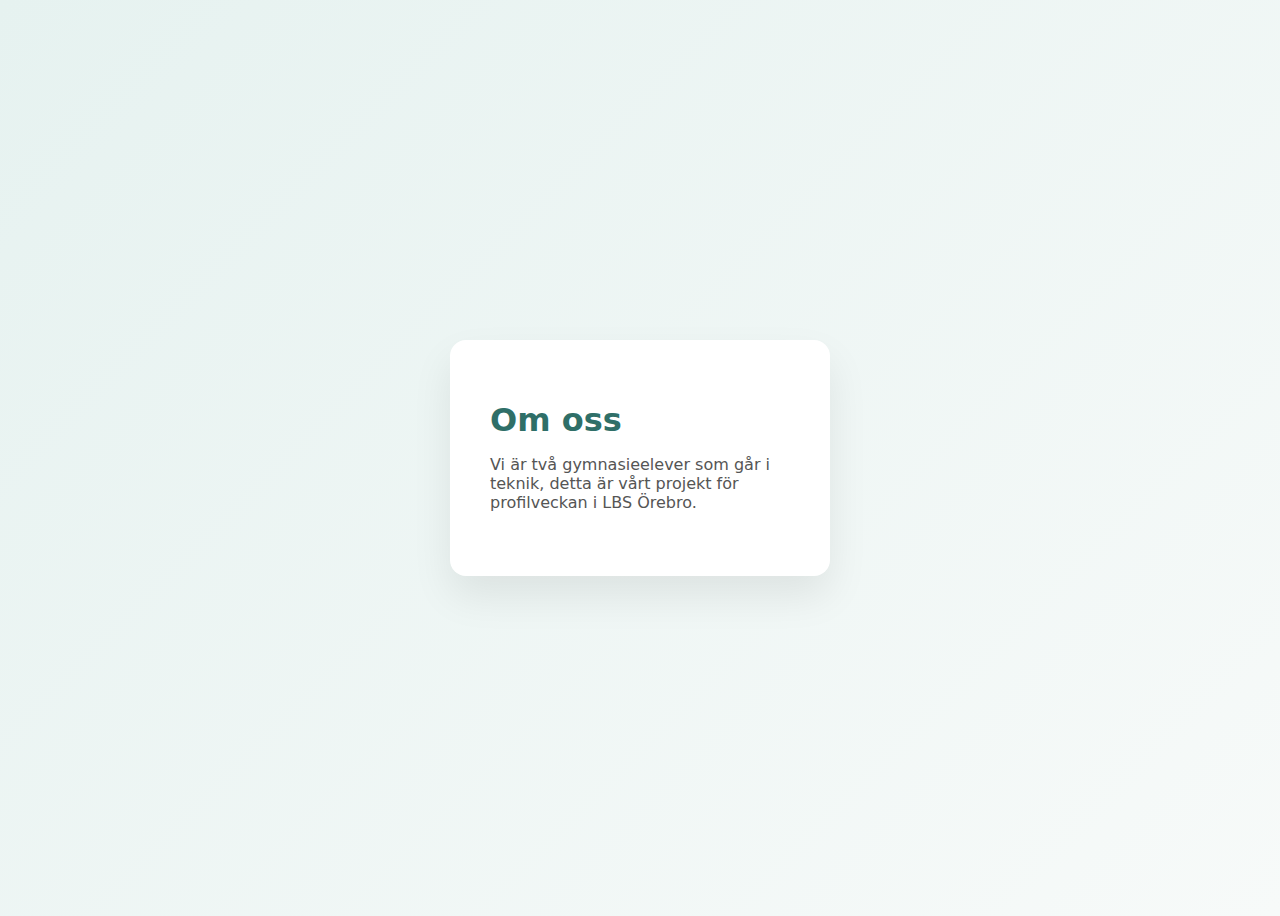
<file: menu.html>
<html>
    <head>
        <link rel="stylesheet" type="text/css" href="mincss.css">
        <meta charset="UTF-8">
		<title>Smart Studiecoach - Lär dig känna oss!</title>
    </head>
    <body>
    <div class="omoss-container">
        <h1>Om oss</h1>
    <p class="subtitle">Vi är två gymnasieelever som går i teknik, detta är vårt projekt för profilveckan i LBS Örebro.</p>
</div>
    </body>
</file>
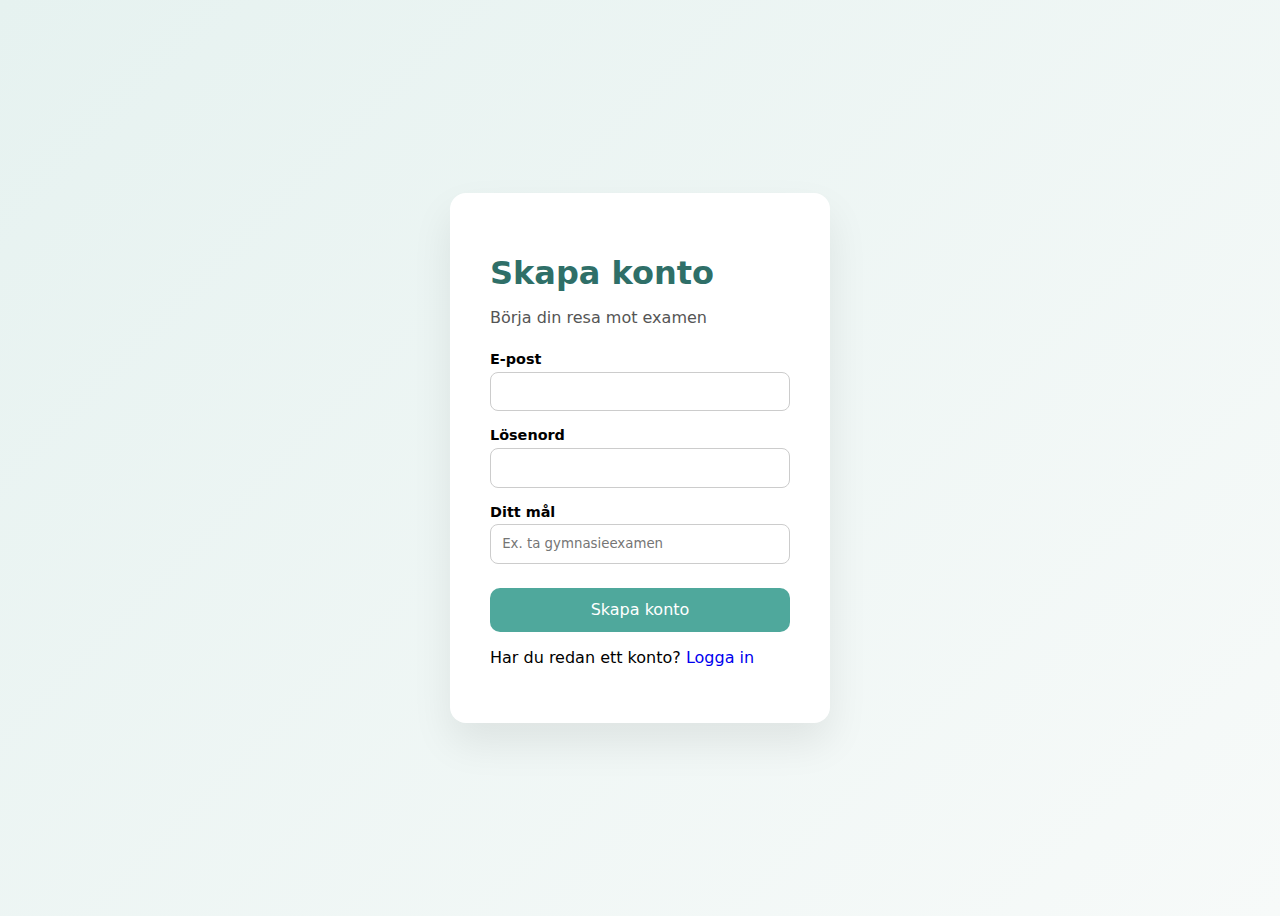
<file: register.html>
<html lang="sv">
<head>
  <meta charset="UTF-8" />
  <title>Skapa konto – Smart Studiecoach</title>
  <link rel="stylesheet" href="style.css" />
</head>
<body>

  <div class="login-container">
    <h1>Skapa konto</h1>
    <p class="subtitle">Börja din resa mot examen</p>

    <form id="registerForm">
      <label for="regEmail">E-post</label>
      <input type="email" id="regEmail" required />

      <label for="regPassword">Lösenord</label>
      <input type="password" id="regPassword" required />

      <label for="goal">Ditt mål</label>
      <input type="text" id="goal" placeholder="Ex. ta gymnasieexamen" />

      <button type="submit">Skapa konto</button>
    </form>

    <p id="registerMessage"></p>

    <p class="hint">
      Har du redan ett konto?
      <a href="index.html">Logga in</a>
    </p>
  </div>

  <script src="script.js"></script>
</body>
</html>
</file>
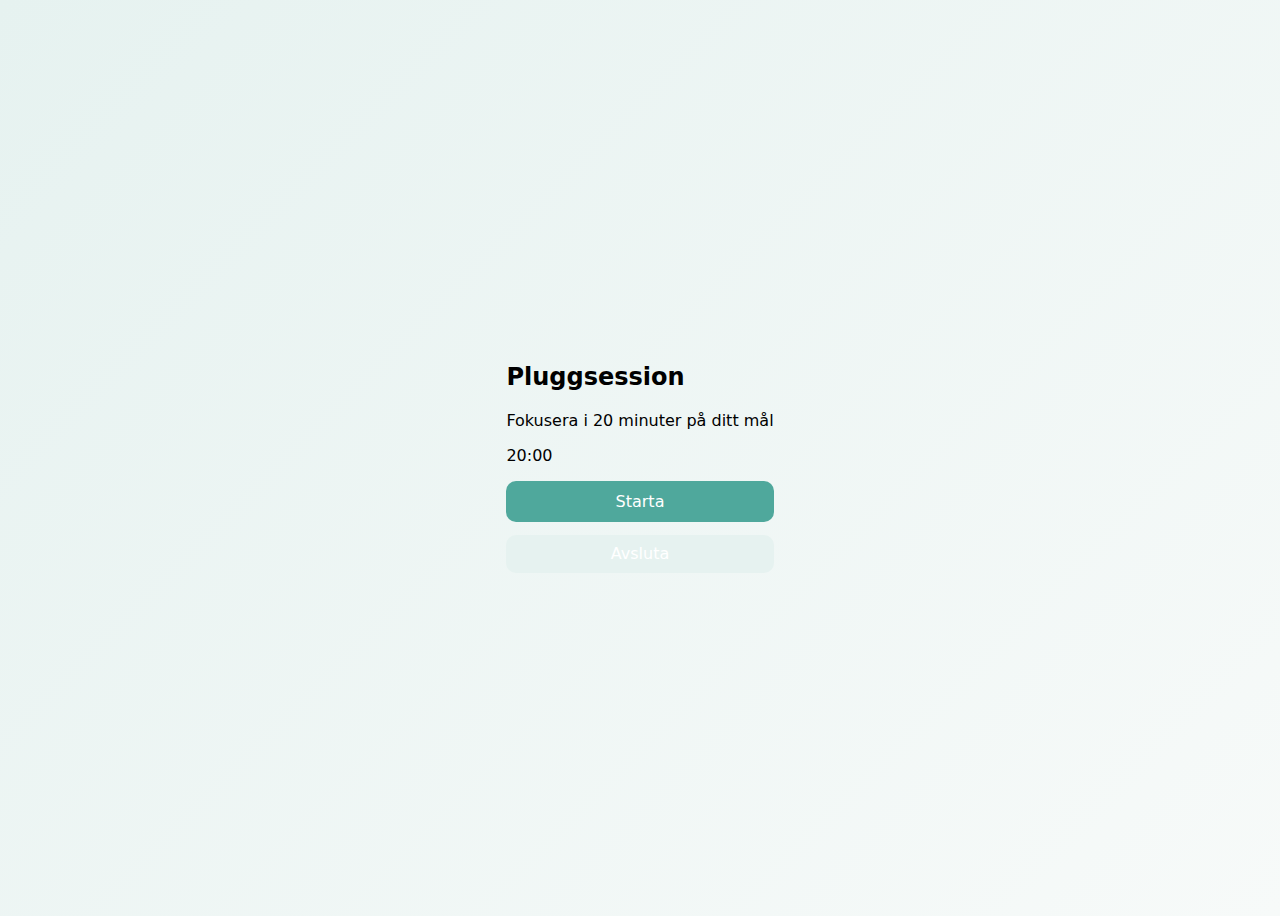
<file: session.html>
<!DOCTYPE html>
<html lang="sv">
<head>
  <meta charset="UTF-8" />
  <title>Pluggsession – Smart Studiecoach</title>
  <link rel="stylesheet" href="style.css" />
</head>
<body>

  <div class="dashboard">
    <h2>Pluggsession</h2>
    <p id="sessionText">Fokusera i 20 minuter på ditt mål</p>

    <div class="timer" id="timer">20:00</div>

    <button class="primary" id="startSession">Starta</button>
    <button class="secondary" id="endSession">Avsluta</button>
  </div>

  <script src="script.js"></script>
</body>
</html>
</file>
<file: mincss.css>
*{
    box-sizing: border-box;
    font-family: system-ui, sans-serif;
}

body{
background: linear-gradient(135deg, #e6f2f0, #f7faf9);
height: 100vh;
display: flex;
align-items: center;
justify-content: center;
}

h1 {
    color: #2f6f68;
    margin-bottom: 0.3rem;
  }
.omoss-container{
    background: white;
    padding: 2.5rem;
    border-radius: 16px;
    width: 100%;
    max-width: 380px;
    box-shadow: 0 20px 40px rgba(0, 0, 0, 0.08);

}
.subtitle{ 
    margin-bottom: 1.5rem;
    color: #555;
}
</file>
<file: style.css>
* {
    box-sizing: border-box;
    font-family: system-ui, sans-serif;
  }
  
  body {
    background: linear-gradient(135deg, #e6f2f0, #f7faf9);
    height: 100vh;
    display: flex;
    justify-content: center;
    align-items: center;
  }
  
  .login-container {
    background: white;
    padding: 2.5rem;
    border-radius: 16px;
    width: 100%;
    max-width: 380px;
    box-shadow: 0 20px 40px rgba(0, 0, 0, 0.08);
  }
  
  h1 {
    margin-bottom: 0.3rem;
    color: #2f6f68;
  }
  
  .subtitle {
    margin-bottom: 1.5rem;
    color: #555;
  }
  
  label {
    display: block;
    margin-top: 1rem;
    font-weight: 600;
    font-size: 0.9rem;
  }
  
  input {
    width: 100%;
    padding: 0.7rem;
    margin-top: 0.3rem;
    border-radius: 8px;
    border: 1px solid #ccc;
  }
  
  input:focus {
    outline: none;
    border-color: #4fa89c;
  }
  
  button {
    margin-top: 1.5rem;
    width: 100%;
    padding: 0.8rem;
    background: #4fa89c;
    color: white;
    border: none;
    border-radius: 10px;
    font-size: 1rem;
    cursor: pointer;
  }
  
  button:hover {
    background: #3d8f85;
  }
  .dashboard {
    max-width: 420px;
    margin: auto;
    padding: 1.5rem;
  }
  
  .top {
    margin-bottom: 1.5rem;
  }
  
  .card {
    background: white;
    padding: 1.3rem;
    border-radius: 14px;
    margin-bottom: 1rem;
    box-shadow: 0 10px 20px rgba(0,0,0,0.05);
  }
  
  .card h3 {
    margin-top: 0;
  }
  
  .primary {
    margin-top: 1rem;
    background: #4fa89c;
    color: white;
    border: none;
    padding: 0.7rem 1rem;
    border-radius: 10px;
    width: 100%;
    font-size: 1rem;
  }
  
  .secondary {
    margin-top: 0.8rem;
    background: #e6f2f0;
    border: none;
    padding: 0.6rem 1rem;
    border-radius: 10px;
    width: 100%;
  }
  
  .nav {
    display: flex;
    justify-content: space-around;
    margin-top: 2rem;
  }
  
  .nav button {
    background: none;
    border: none;
    font-size: 1.3rem;
  }

  a {
      text-decoration: none;
  }
</file>
